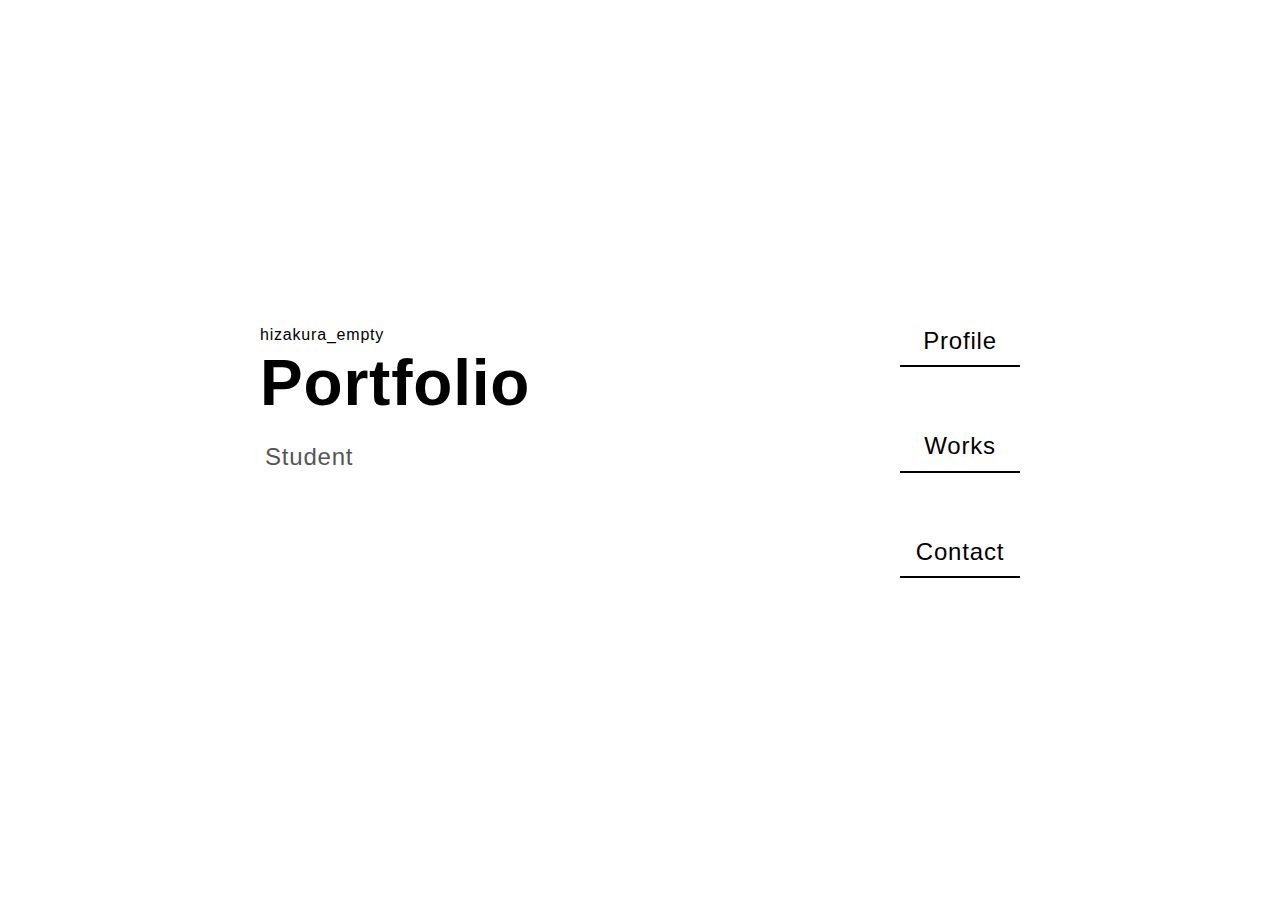
<file: index.html>
<!DOCTYPE html>
<html lang="ja">
<head>
    <meta charset="UTF-8">
    <meta name="viewport" content="width=device-width, initial-scale=1.0">
    <title>Portfolio | hizakura_empty</title>
    <link rel="stylesheet" href="css/style.css">
    <!-- Google Fonts for fallback or if user installs generic sans -->
    <link rel="preconnect" href="https://fonts.googleapis.com">
    <link rel="preconnect" href="https://fonts.gstatic.com" crossorigin>
    <link href="https://fonts.googleapis.com/css2?family=Noto+Sans+JP:wght@400;500;700&display=swap" rel="stylesheet">
    <link rel="icon" href="image/favicon.ico">
</head>
<body class="index-body">
    <div class="index-container">
        <main class="index-main">
            <p class="site-m.shimotani">hizakura_empty</p>
            <h1 class="site-title">Portfolio</h1>
            <p class="site-role">Student</p>
        </main>
        
        <nav class="index-nav">
            <ul>
                <li><a href="profile.html">Profile</a></li>
                <li><a href="works.html">Works</a></li>
                <li><a href="contact.html">Contact</a></li>
            </ul>
        </nav>
    </div>
</body>
</html>
</file>
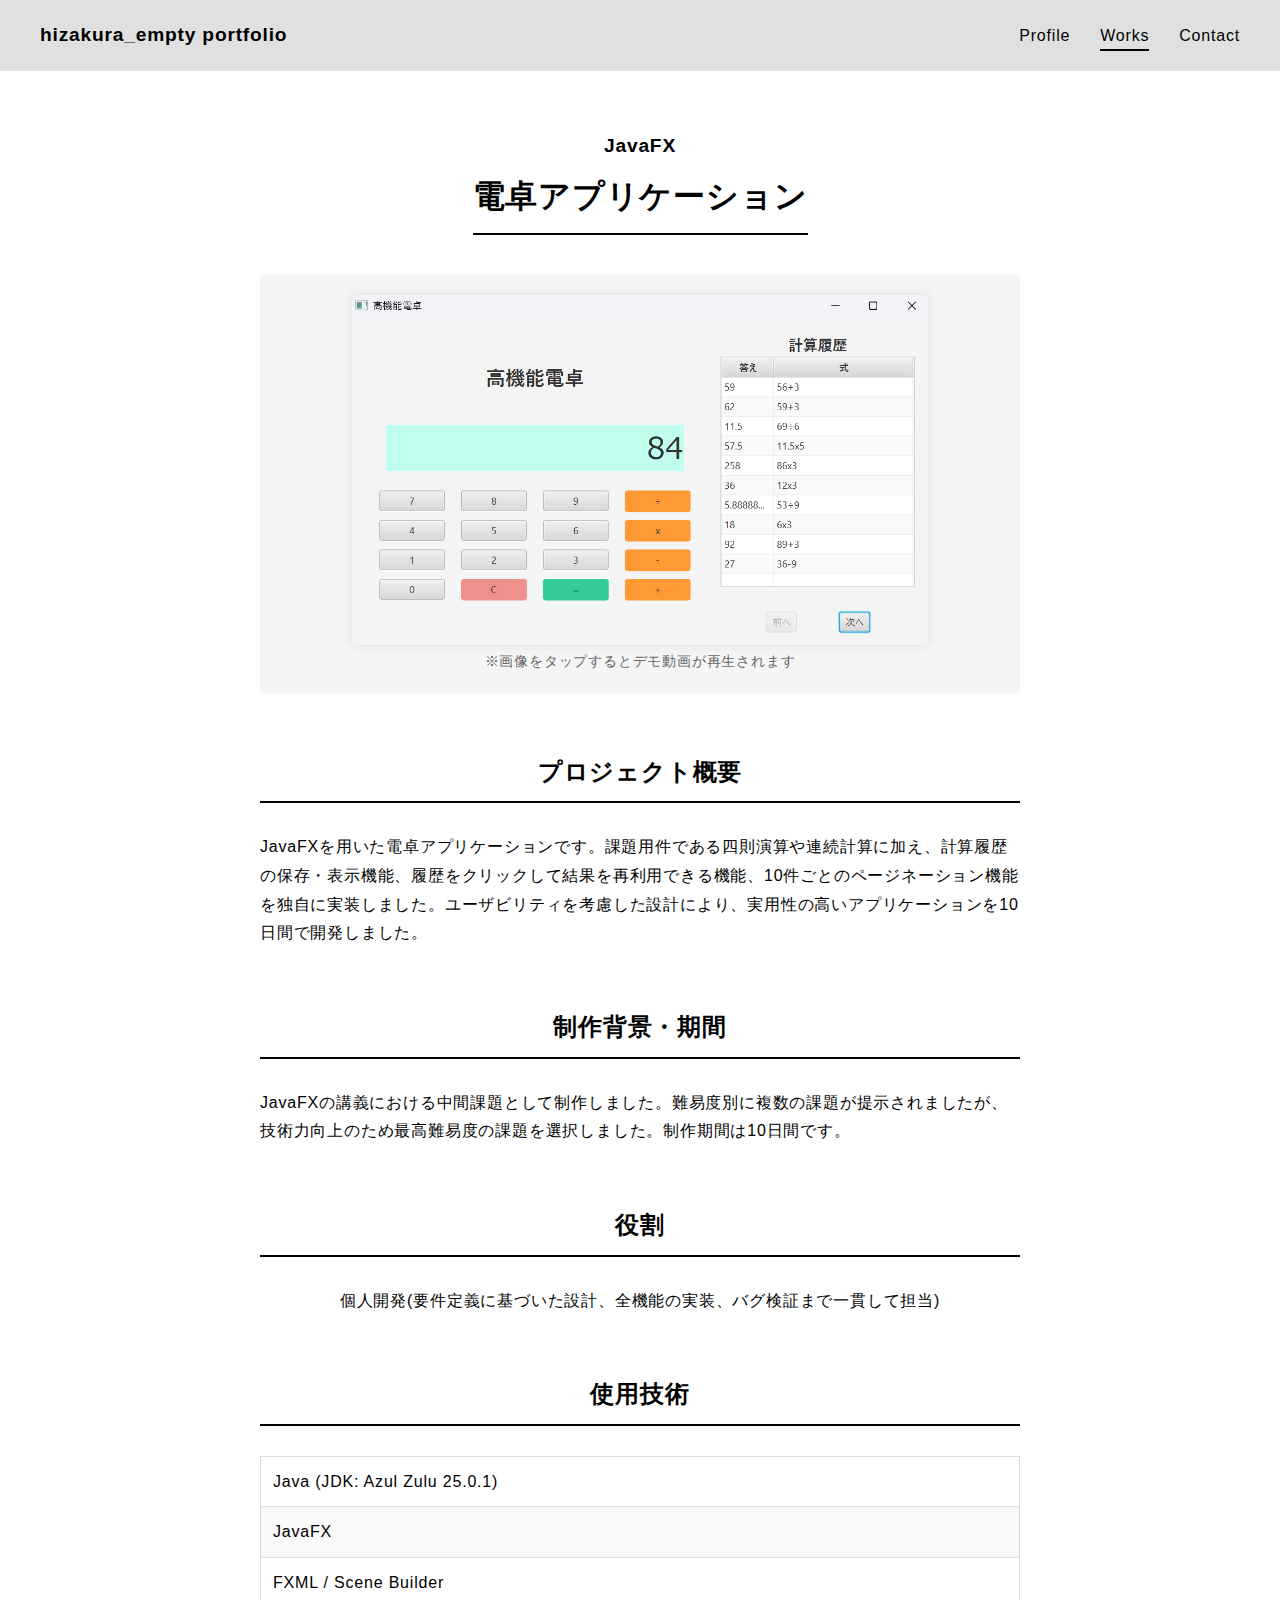
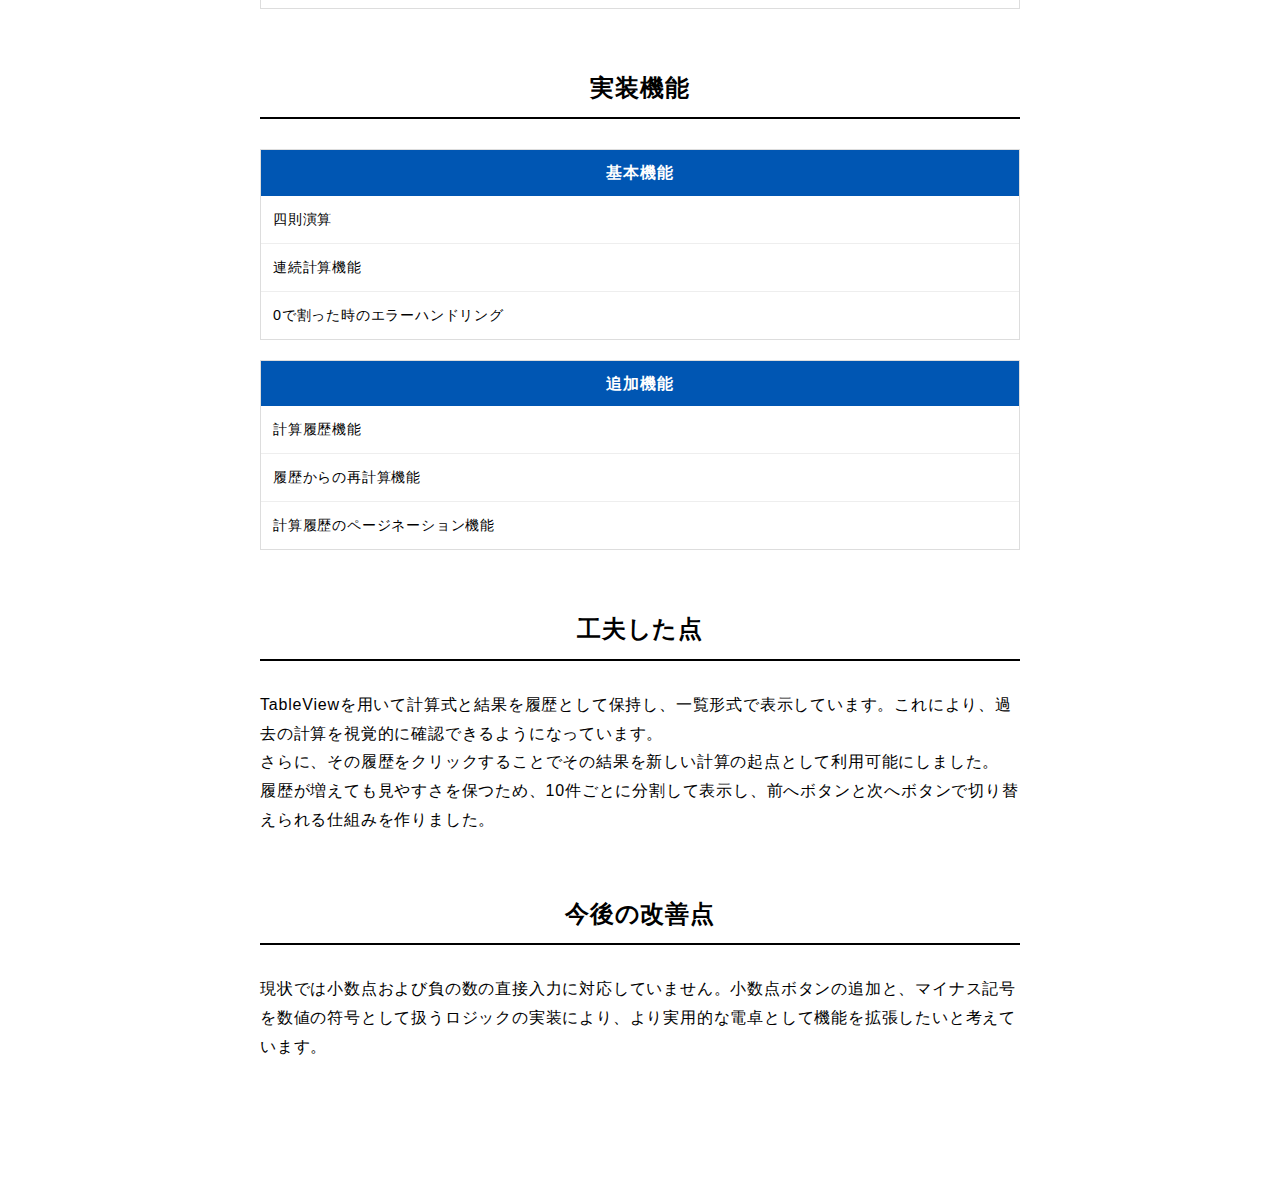
<file: calc.html>
<!DOCTYPE html>
<html lang="ja">
<head>
    <meta charset="UTF-8">
    <meta name="viewport" content="width=device-width, initial-scale=1.0">
    <title>電卓アプリケーション | Works</title>
    <link rel="stylesheet" href="css/style.css">
    <link rel="preconnect" href="https://fonts.googleapis.com">
    <link rel="preconnect" href="https://fonts.gstatic.com" crossorigin>
    <link href="https://fonts.googleapis.com/css2?family=Noto+Sans+JP:wght@400;500;700&display=swap" rel="stylesheet">
    <link rel="icon" href="image/favicon.ico">
</head>
<body>
    <header class="header">
        <div class="header-logo"><a href="index.html">hizakura_empty portfolio</a></div>
        <nav class="header-nav">
            <ul>
                <li><a href="profile.html">Profile</a></li>
                <li><a href="works.html" class="active">Works</a></li>
                <li><a href="contact.html">Contact</a></li>
            </ul>
        </nav>
    </header>

    <div class="page-container">
        
        <div class="detail-title-group">
            <p class="detail-subtitle">JavaFX</p>
            <h1 class="detail-main-title">電卓アプリケーション</h1>
        </div>

        <div class="detail-image-container">
            <img src="image/calc.png" alt="Calculator App Screen" class="clickable-image" onclick="openModal()">
            <p style="font-size: 0.9rem; color: #666; margin-top: 5px;">※画像をタップするとデモ動画が再生されます</p>
        </div>

        <!-- Project Overview -->
        <section class="detail-section">
            <h2 class="detail-section-title">プロジェクト概要</h2>
            <div class="detail-text">
                <p>JavaFXを用いた電卓アプリケーションです。課題用件である四則演算や連続計算に加え、計算履歴の保存・表示機能、履歴をクリックして結果を再利用できる機能、10件ごとのページネーション機能を独自に実装しました。ユーザビリティを考慮した設計により、実用性の高いアプリケーションを10日間で開発しました。</p>
            </div>
        </section>

        <!-- Background -->
        <section class="detail-section">
            <h2 class="detail-section-title">制作背景・期間</h2>
            <div class="detail-text">
                <p>JavaFXの講義における中間課題として制作しました。難易度別に複数の課題が提示されましたが、技術力向上のため最高難易度の課題を選択しました。制作期間は10日間です。</p>
            </div>
        </section>

        <!-- Role -->
        <section class="detail-section">
            <h2 class="detail-section-title">役割</h2>
            <div class="detail-text">
                <p style="text-align: center;">個人開発(要件定義に基づいた設計、全機能の実装、バグ検証まで一貫して担当)</p>
            </div>
        </section>

        <!-- Tech Stack -->
        <section class="detail-section">
            <h2 class="detail-section-title">使用技術</h2>
            <table class="tech-table">
                <tr>
                    <td>Java (JDK: Azul Zulu 25.0.1)</td>
                </tr>
                <tr>
                    <td>JavaFX</td>
                </tr>
                <tr>
                    <td>FXML / Scene Builder</td>
                </tr>
            </table>
        </section>

        <!-- Features -->
        <section class="detail-section">
            <h2 class="detail-section-title">実装機能</h2>
            
            <div class="feature-block">
                <div class="feature-header">基本機能</div>
                <div class="feature-list">
                    <div class="feature-list-item">四則演算</div>
                    <div class="feature-list-item">連続計算機能</div>
                    <div class="feature-list-item">0で割った時のエラーハンドリング</div>
                </div>
            </div>

            <div class="feature-block">
                <div class="feature-header">追加機能</div>
                <div class="feature-list">
                    <div class="feature-list-item">計算履歴機能</div>
                    <div class="feature-list-item">履歴からの再計算機能</div>
                    <div class="feature-list-item">計算履歴のページネーション機能</div>
                </div>
            </div>
        </section>

        <!-- Points -->
        <section class="detail-section">
            <h2 class="detail-section-title">工夫した点</h2>
            <div class="detail-text">
                <p>TableViewを用いて計算式と結果を履歴として保持し、一覧形式で表示しています。これにより、過去の計算を視覚的に確認できるようになっています。<br>さらに、その履歴をクリックすることでその結果を新しい計算の起点として利用可能にしました。<br>履歴が増えても見やすさを保つため、10件ごとに分割して表示し、前へボタンと次へボタンで切り替えられる仕組みを作りました。</p>
            </div>
        </section>
        
        <!-- Future Improvements -->
         <section class="detail-section">
            <h2 class="detail-section-title">今後の改善点</h2>
            <div class="detail-text">
                <p>現状では小数点および負の数の直接入力に対応していません。小数点ボタンの追加と、マイナス記号を数値の符号として扱うロジックの実装により、より実用的な電卓として機能を拡張したいと考えています。</p>
            </div>
        </section>

        <!-- Video Modal -->
        <div id="videoModal" class="video-modal" onclick="closeModal()">
            <span class="close-btn" onclick="closeModal()">&times;</span>
            <video class="video-content" id="demoVideo" controls onclick="event.stopPropagation()">
                <source src="image/calc.mp4" type="video/mp4">
                お使いのブラウザは動画タグに対応していません。
            </video>
        </div>

        <script>
            function openModal() {
                const modal = document.getElementById('videoModal');
                const video = document.getElementById('demoVideo');
                modal.classList.add('show');
                video.play();
            }

            function closeModal() {
                const modal = document.getElementById('videoModal');
                const video = document.getElementById('demoVideo');
                modal.classList.remove('show');
                video.pause();
                // video.currentTime = 0; // Optional: reset to start
            }
            
            // Close modal with Escape key
            document.addEventListener('keydown', function(event) {
                if (event.key === "Escape") {
                    closeModal();
                }
            });
        </script>

    </div>
</body>
</html>
</file>
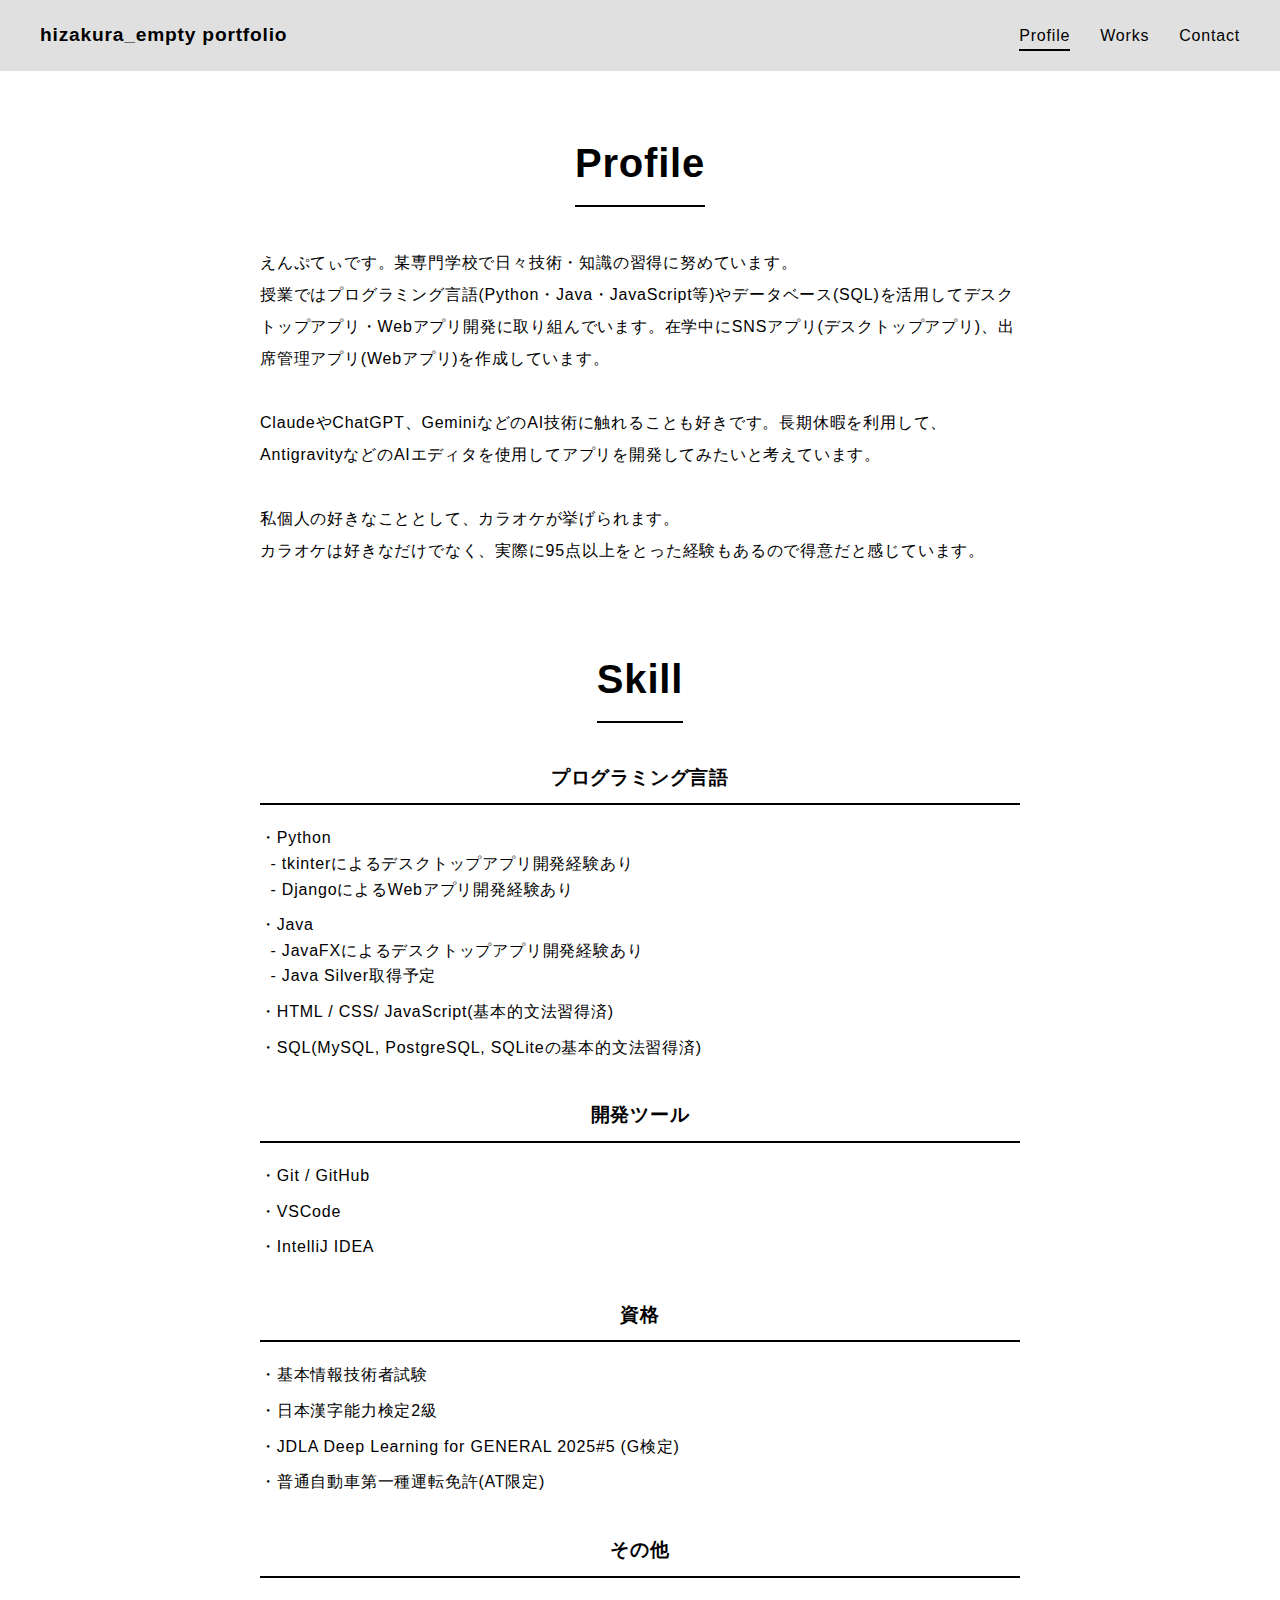
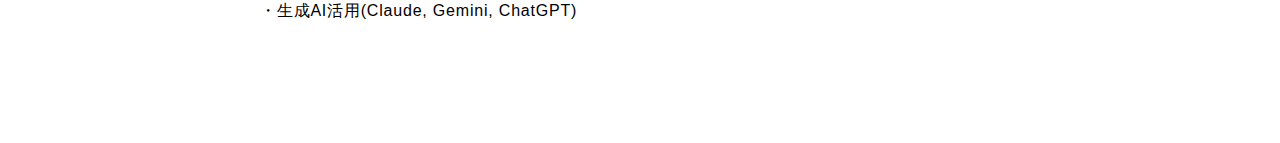
<file: profile.html>
<!DOCTYPE html>
<html lang="ja">
<head>
    <meta charset="UTF-8">
    <meta name="viewport" content="width=device-width, initial-scale=1.0">
    <title>Profile | hizakura_empty Portfolio</title>
    <link rel="stylesheet" href="css/style.css">
    <link rel="preconnect" href="https://fonts.googleapis.com">
    <link rel="preconnect" href="https://fonts.gstatic.com" crossorigin>
    <link href="https://fonts.googleapis.com/css2?family=Noto+Sans+JP:wght@400;500;700&display=swap" rel="stylesheet">
    <link rel="icon" href="image/favicon.ico">
</head>
<body>
    <!-- Header -->
    <header class="header">
        <div class="header-logo"><a href="index.html">hizakura_empty portfolio</a></div>
        <nav class="header-nav">
            <ul>
                <li><a href="profile.html" class="active">Profile</a></li>
                <li><a href="works.html">Works</a></li>
                <li><a href="contact.html">Contact</a></li>
            </ul>
        </nav>
    </header>

    <div class="page-container">
        <!-- Profile Section -->
        <h1 class="page-title"><span>Profile</span></h1>
        
        <div class="profile-intro">
            <p>えんぷてぃです。某専門学校で日々技術・知識の習得に努めています。</p>
            <p>授業ではプログラミング言語(Python・Java・JavaScript等)やデータベース(SQL)を活用してデスクトップアプリ・Webアプリ開発に取り組んでいます。在学中にSNSアプリ(デスクトップアプリ)、出席管理アプリ(Webアプリ)を作成しています。</p>
            <br>
            <p>ClaudeやChatGPT、GeminiなどのAI技術に触れることも好きです。長期休暇を利用して、AntigravityなどのAIエディタを使用してアプリを開発してみたいと考えています。</p>
            <br>
            <p>私個人の好きなこととして、カラオケが挙げられます。</p>
            <p>カラオケは好きなだけでなく、実際に95点以上をとった経験もあるので得意だと感じています。</p>
        </div>

        <!-- Skill Section -->
        <h1 class="page-title"><span>Skill</span></h1>
        
        <div class="skill-section">
            <div class="skill-category">
                <h3 class="skill-category-title">プログラミング言語</h3>
                <ul class="skill-list">
                    <li>・Python<br>&nbsp;&nbsp;- tkinterによるデスクトップアプリ開発経験あり<br>&nbsp;&nbsp;- DjangoによるWebアプリ開発経験あり</li>
                    <li>・Java<br>&nbsp;&nbsp;- JavaFXによるデスクトップアプリ開発経験あり<br>&nbsp;&nbsp;- Java Silver取得予定</li>
                    <li>・HTML / CSS/ JavaScript(基本的文法習得済)</li>
                    <li>・SQL(MySQL, PostgreSQL, SQLiteの基本的文法習得済)</li>
                </ul>
            </div>

            <div class="skill-category">
                <h3 class="skill-category-title">開発ツール</h3>
                <ul class="skill-list">
                    <li>・Git / GitHub</li>
                    <li>・VSCode</li>
                    <li>・IntelliJ IDEA</li>
                </ul>
            </div>

            <div class="skill-category">
                <h3 class="skill-category-title">資格</h3>
                <ul class="skill-list">
                    <li>・基本情報技術者試験</li>
                    <li>・日本漢字能力検定2級</li>
                    <li>・JDLA Deep Learning for GENERAL 2025#5 (G検定)</li>
                    <li>・普通自動車第一種運転免許(AT限定)</li>
                </ul>
            </div>

            <div class="skill-category">
                <h3 class="skill-category-title">その他</h3>
                <ul class="skill-list">
                    <li>・生成AI活用(Claude, Gemini, ChatGPT)</li>
                </ul>
            </div>
        </div>
    </div>
</body>
</html>
</file>
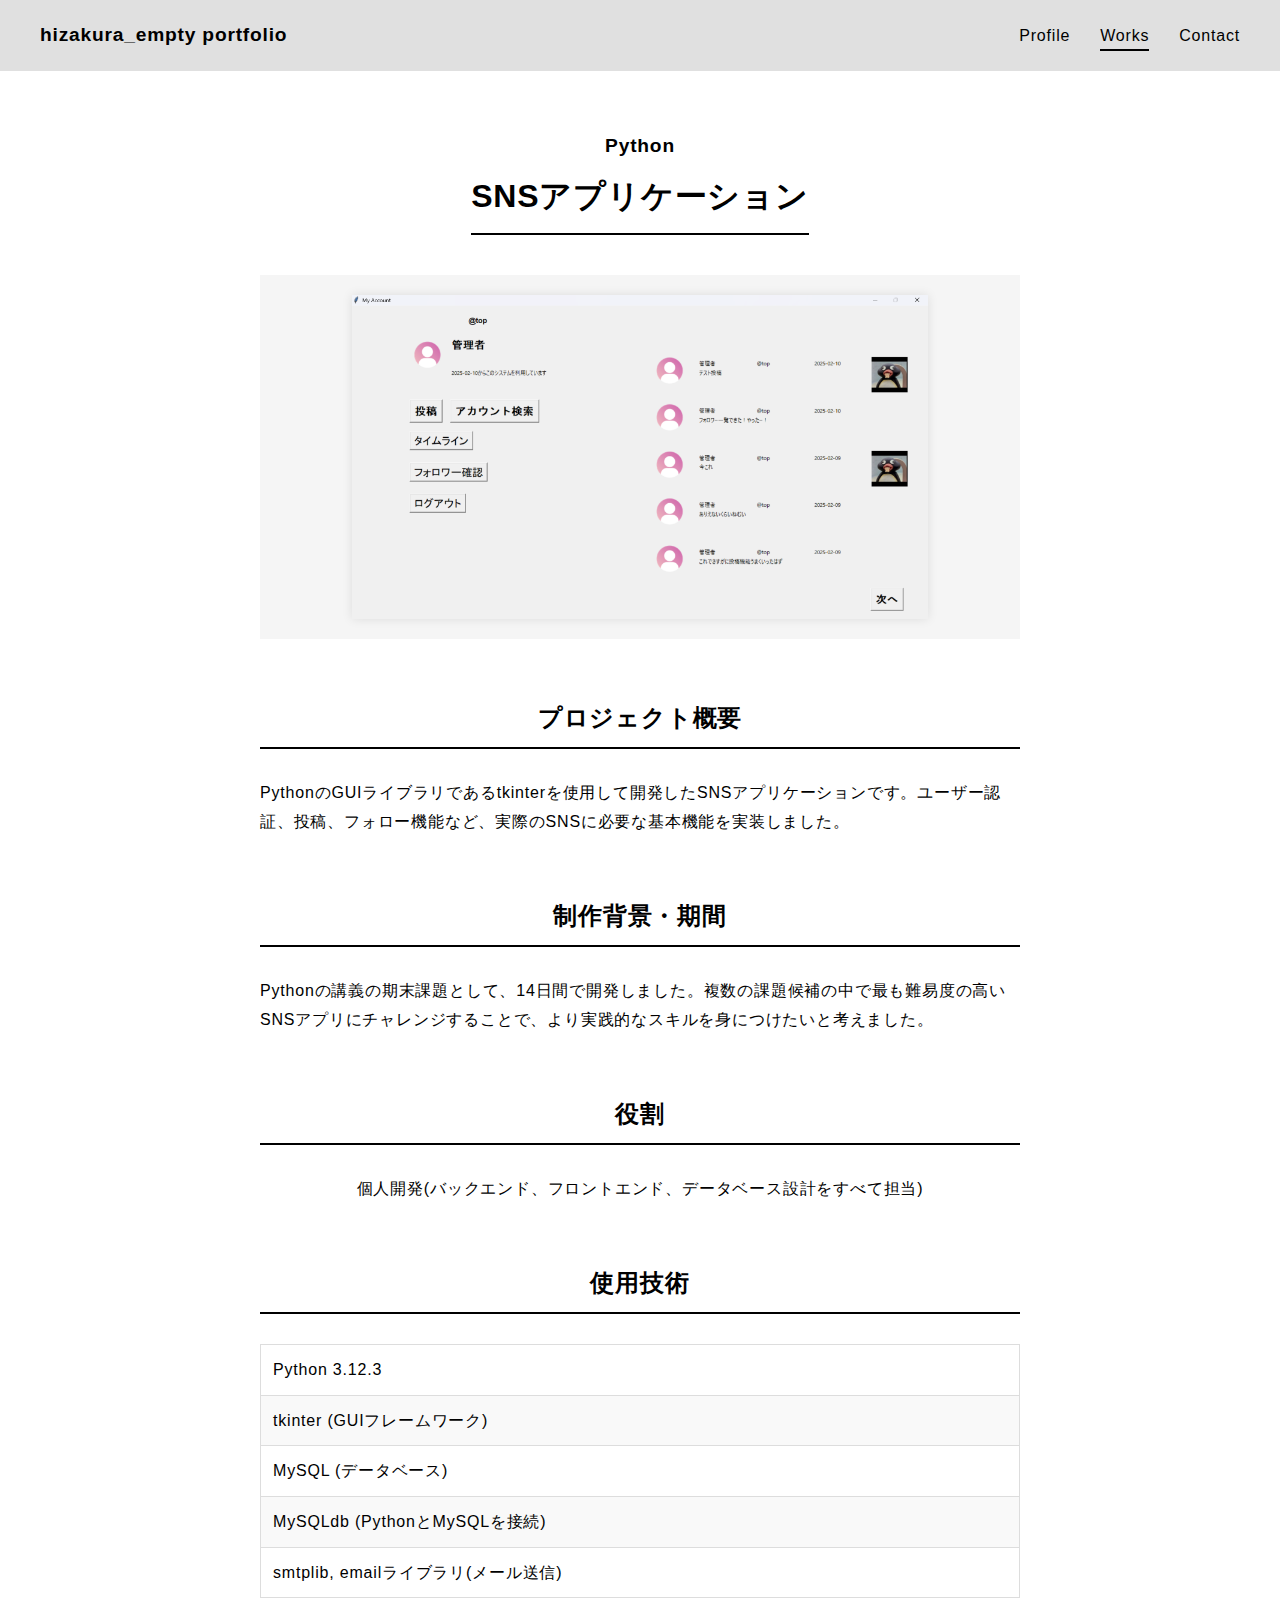
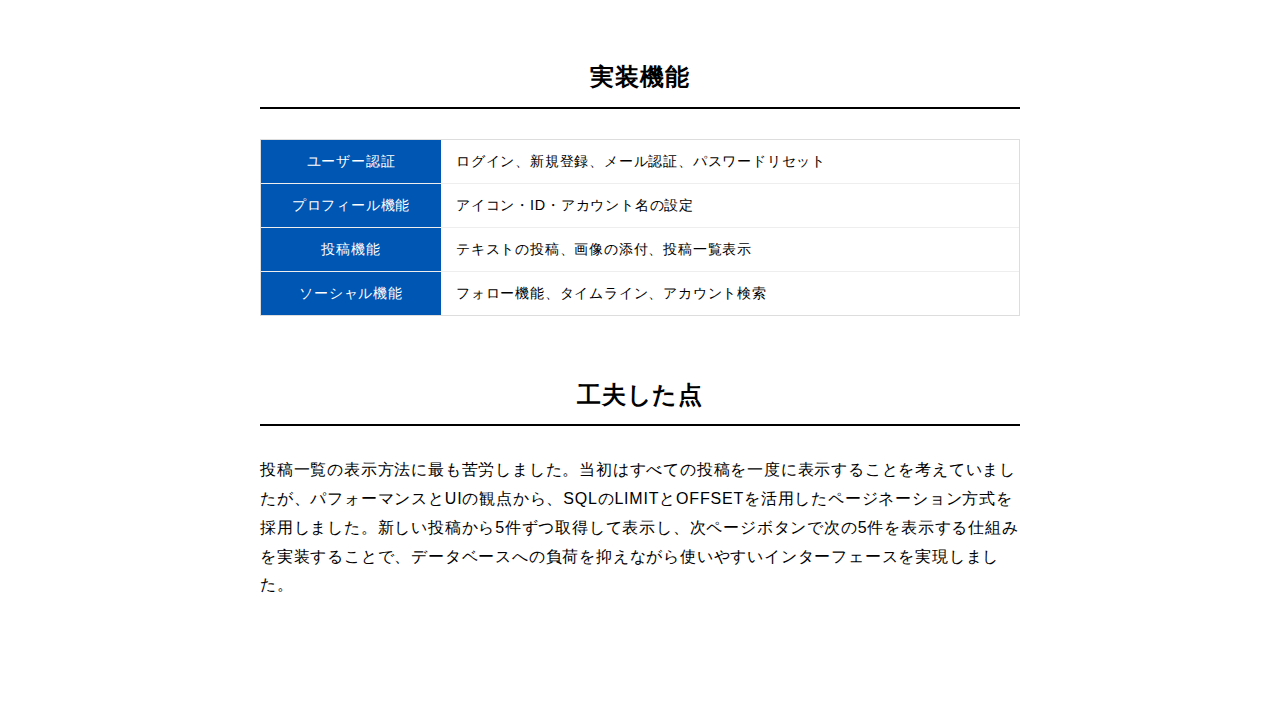
<file: sns.html>
<!DOCTYPE html>
<html lang="ja">
<head>
    <meta charset="UTF-8">
    <meta name="viewport" content="width=device-width, initial-scale=1.0">
    <title>SNSアプリケーション | Works</title>
    <link rel="stylesheet" href="css/style.css">
    <link rel="preconnect" href="https://fonts.googleapis.com">
    <link rel="preconnect" href="https://fonts.gstatic.com" crossorigin>
    <link href="https://fonts.googleapis.com/css2?family=Noto+Sans+JP:wght@400;500;700&display=swap" rel="stylesheet">
    <link rel="icon" href="image/favicon.ico">
</head>
<body>
    <header class="header">
        <div class="header-logo"><a href="index.html">hizakura_empty portfolio</a></div>
        <nav class="header-nav">
            <ul>
                <li><a href="profile.html">Profile</a></li>
                <li><a href="works.html" class="active">Works</a></li>
                <li><a href="contact.html">Contact</a></li>
            </ul>
        </nav>
    </header>

    <div class="page-container">
        
        <div class="detail-title-group">
            <p class="detail-subtitle">Python</p>
            <h1 class="detail-main-title">SNSアプリケーション</h1>
        </div>

        <div class="detail-image-container">
            <img src="image/sns.png" alt="SNS App Screen">
        </div>

        <!-- Project Overview -->
        <section class="detail-section">
            <h2 class="detail-section-title">プロジェクト概要</h2>
            <div class="detail-text">
                <p>PythonのGUIライブラリであるtkinterを使用して開発したSNSアプリケーションです。ユーザー認証、投稿、フォロー機能など、実際のSNSに必要な基本機能を実装しました。</p>
            </div>
        </section>

        <!-- Background -->
        <section class="detail-section">
            <h2 class="detail-section-title">制作背景・期間</h2>
            <div class="detail-text">
                <p>Pythonの講義の期末課題として、14日間で開発しました。複数の課題候補の中で最も難易度の高いSNSアプリにチャレンジすることで、より実践的なスキルを身につけたいと考えました。</p>
            </div>
        </section>

        <!-- Role -->
        <section class="detail-section">
            <h2 class="detail-section-title">役割</h2>
            <div class="detail-text">
                <p style="text-align: center;">個人開発(バックエンド、フロントエンド、データベース設計をすべて担当)</p>
            </div>
        </section>

        <!-- Tech Stack -->
        <section class="detail-section">
            <h2 class="detail-section-title">使用技術</h2>
            <table class="tech-table">
                <tr>
                    <td>Python 3.12.3</td>
                </tr>
                <tr>
                    <td>tkinter (GUIフレームワーク)</td>
                </tr>
                <tr>
                    <td>MySQL (データベース)</td>
                </tr>
                <tr>
                    <td>MySQLdb (PythonとMySQLを接続)</td>
                </tr>
                <tr>
                    <td>smtplib, emailライブラリ(メール送信)</td>
                </tr>
            </table>
        </section>

        <!-- Features -->
        <section class="detail-section">
            <h2 class="detail-section-title">実装機能</h2>
            
            <div class="feature-block">
                <div class="feature-row">
                    <div class="feature-label">ユーザー認証</div>
                    <div class="feature-content">ログイン、新規登録、メール認証、パスワードリセット</div>
                </div>
                <div class="feature-row">
                    <div class="feature-label">プロフィール機能</div>
                    <div class="feature-content">アイコン・ID・アカウント名の設定</div>
                </div>
                <div class="feature-row">
                    <div class="feature-label">投稿機能</div>
                    <div class="feature-content">テキストの投稿、画像の添付、投稿一覧表示</div>
                </div>
                <div class="feature-row">
                    <div class="feature-label">ソーシャル機能</div>
                    <div class="feature-content">フォロー機能、タイムライン、アカウント検索</div>
                </div>
            </div>
        </section>

        <!-- Points -->
        <section class="detail-section">
            <h2 class="detail-section-title">工夫した点</h2>
            <div class="detail-text">
                <p>投稿一覧の表示方法に最も苦労しました。当初はすべての投稿を一度に表示することを考えていましたが、パフォーマンスとUIの観点から、SQLのLIMITとOFFSETを活用したページネーション方式を採用しました。新しい投稿から5件ずつ取得して表示し、次ページボタンで次の5件を表示する仕組みを実装することで、データベースへの負荷を抑えながら使いやすいインターフェースを実現しました。</p>
            </div>
        </section>

    </div>
</body>
</html>
</file>
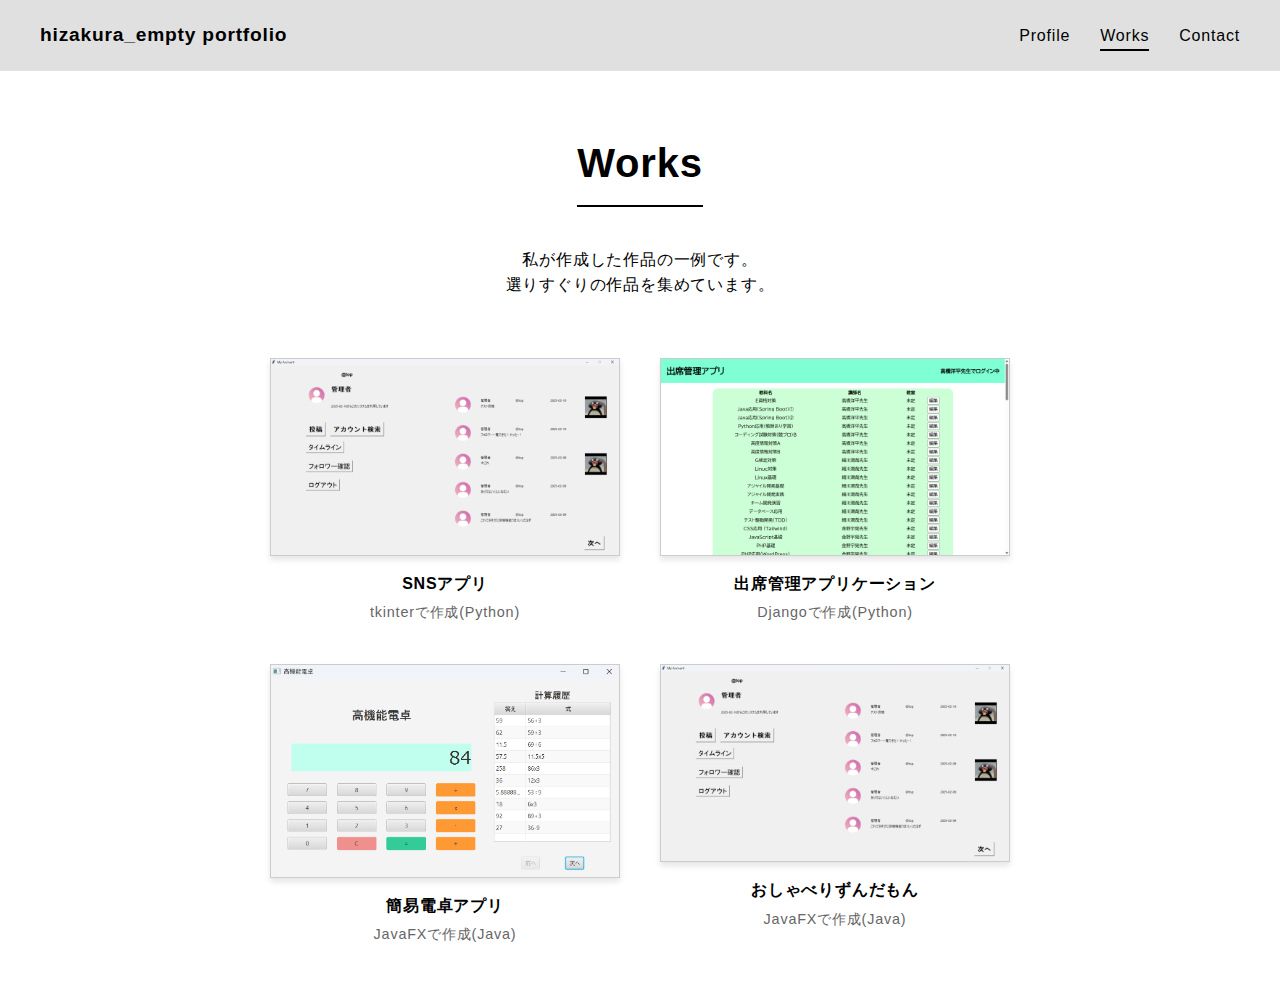
<file: works.html>
<!DOCTYPE html>
<html lang="ja">
<head>
    <meta charset="UTF-8">
    <meta name="viewport" content="width=device-width, initial-scale=1.0">
    <title>Works | hizakura_empty Portfolio</title>
    <link rel="stylesheet" href="css/style.css">
    <link rel="preconnect" href="https://fonts.googleapis.com">
    <link rel="preconnect" href="https://fonts.gstatic.com" crossorigin>
    <link href="https://fonts.googleapis.com/css2?family=Noto+Sans+JP:wght@400;500;700&display=swap" rel="stylesheet">
    <link rel="icon" href="image/favicon.ico">
</head>
<body>
    <header class="header">
        <div class="header-logo"><a href="index.html">hizakura_empty portfolio</a></div>
        <nav class="header-nav">
            <ul>
                <li><a href="profile.html">Profile</a></li>
                <li><a href="works.html" class="active">Works</a></li>
                <li><a href="contact.html">Contact</a></li>
            </ul>
        </nav>
    </header>

    <div class="page-container">
        <h1 class="page-title"><span>Works</span></h1>
        
        <div class="works-intro">
            <p>私が作成した作品の一例です。</p>
            <p>選りすぐりの作品を集めています。</p>
        </div>

        <div class="works-grid">
            <!-- SNS App -->
            <div class="work-item">
                <a href="sns.html">
                    <img src="image/sns.png" alt="SNSアプリ" class="work-image">
                    <p class="work-title">SNSアプリ</p>
                    <p class="work-desc">tkinterで作成(Python)</p>
                </a>
            </div>

            <!-- Attendance App -->
            <div class="work-item">
                <a href="django.html">
                    <img src="image/django.png" alt="出席管理アプリケーション" class="work-image">
                    <p class="work-title">出席管理アプリケーション</p>
                    <p class="work-desc">Djangoで作成(Python)</p>
                </a>
            </div>

            <!-- Calculator App -->
            <div class="work-item">
                <a href="calc.html">
                    <img src="image/calc.png" alt="簡易電卓アプリ" class="work-image">
                    <p class="work-title">簡易電卓アプリ</p>
                    <p class="work-desc">JavaFXで作成(Java)</p>
                </a>
            </div>

            <!-- Zundamon Chat App -->
            <div class="work-item">
                <a href="zundamon.html">
                    <img src="image/sns.png" alt="おしゃべりずんだもん" class="work-image">
                    <p class="work-title">おしゃべりずんだもん</p>
                    <p class="work-desc">JavaFXで作成(Java)</p>
                </a>
            </div>
        </div>
    </div>
</body>
</html>
</file>
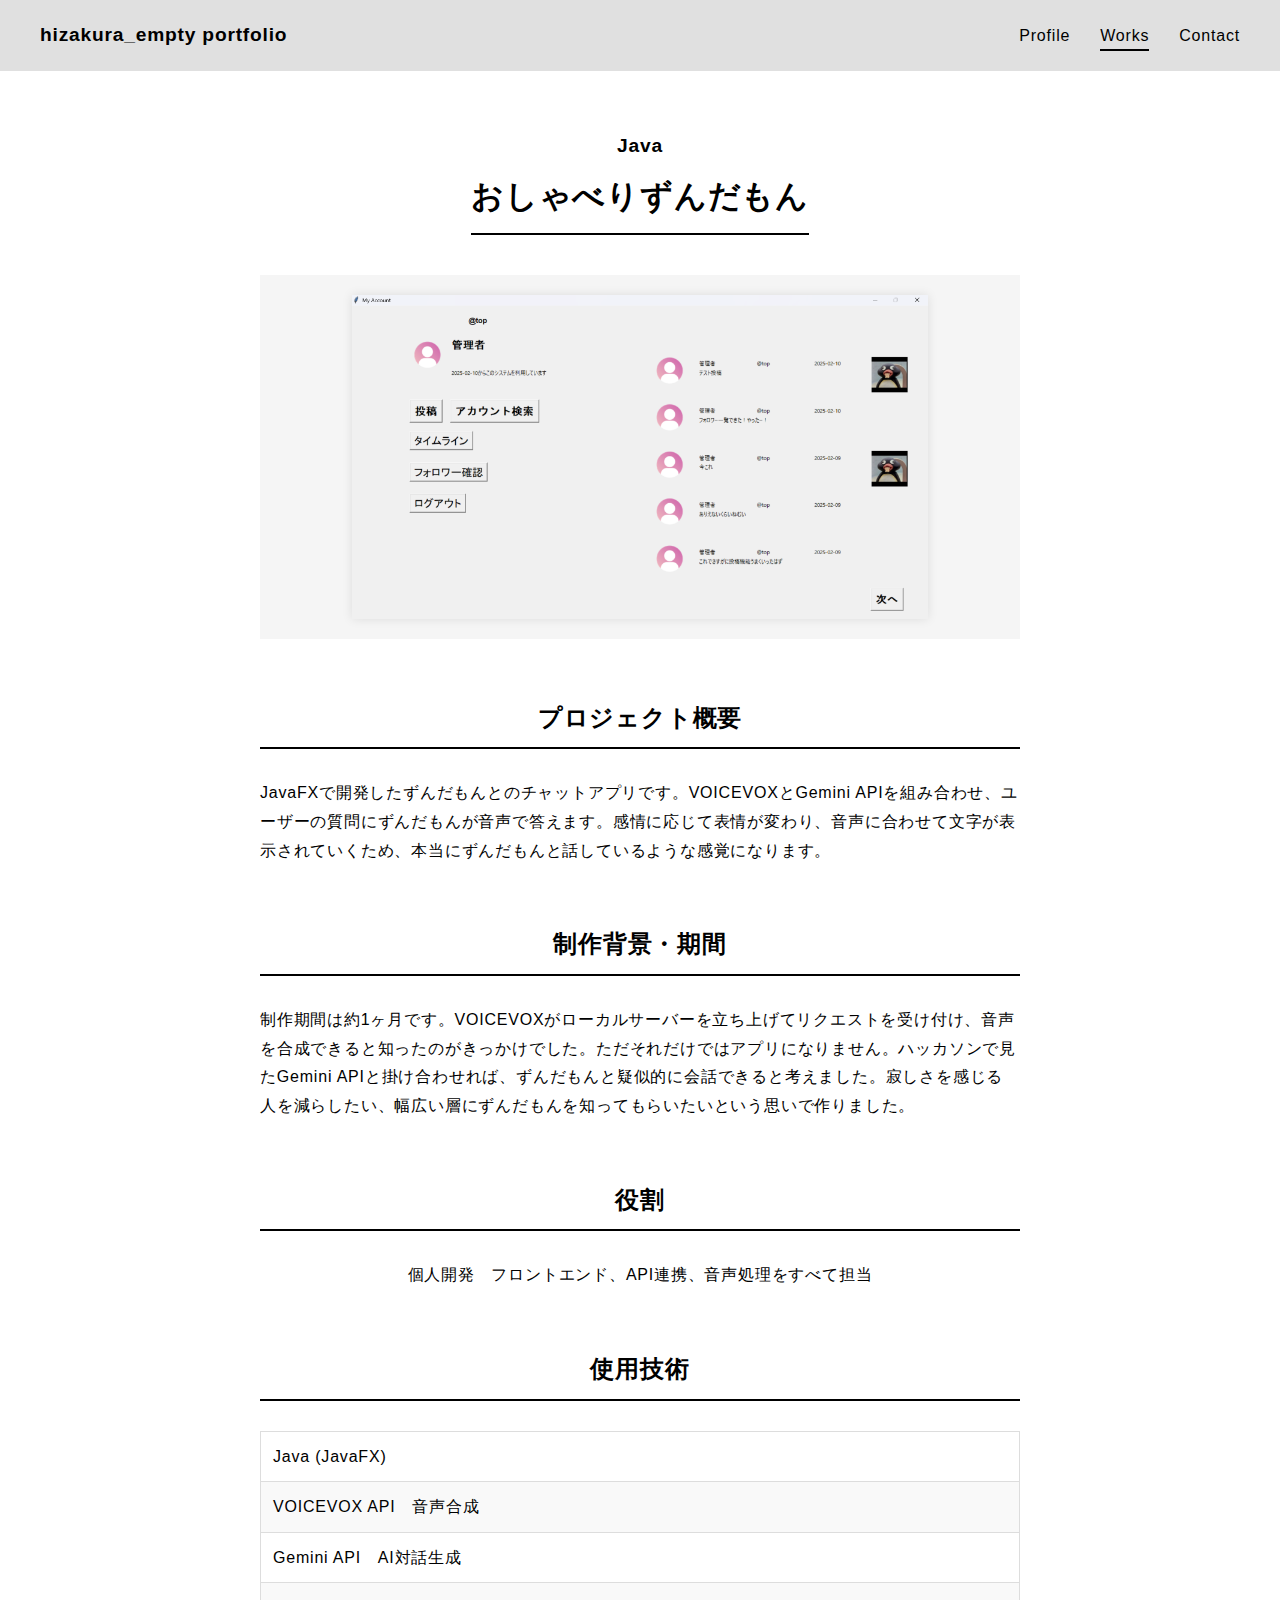
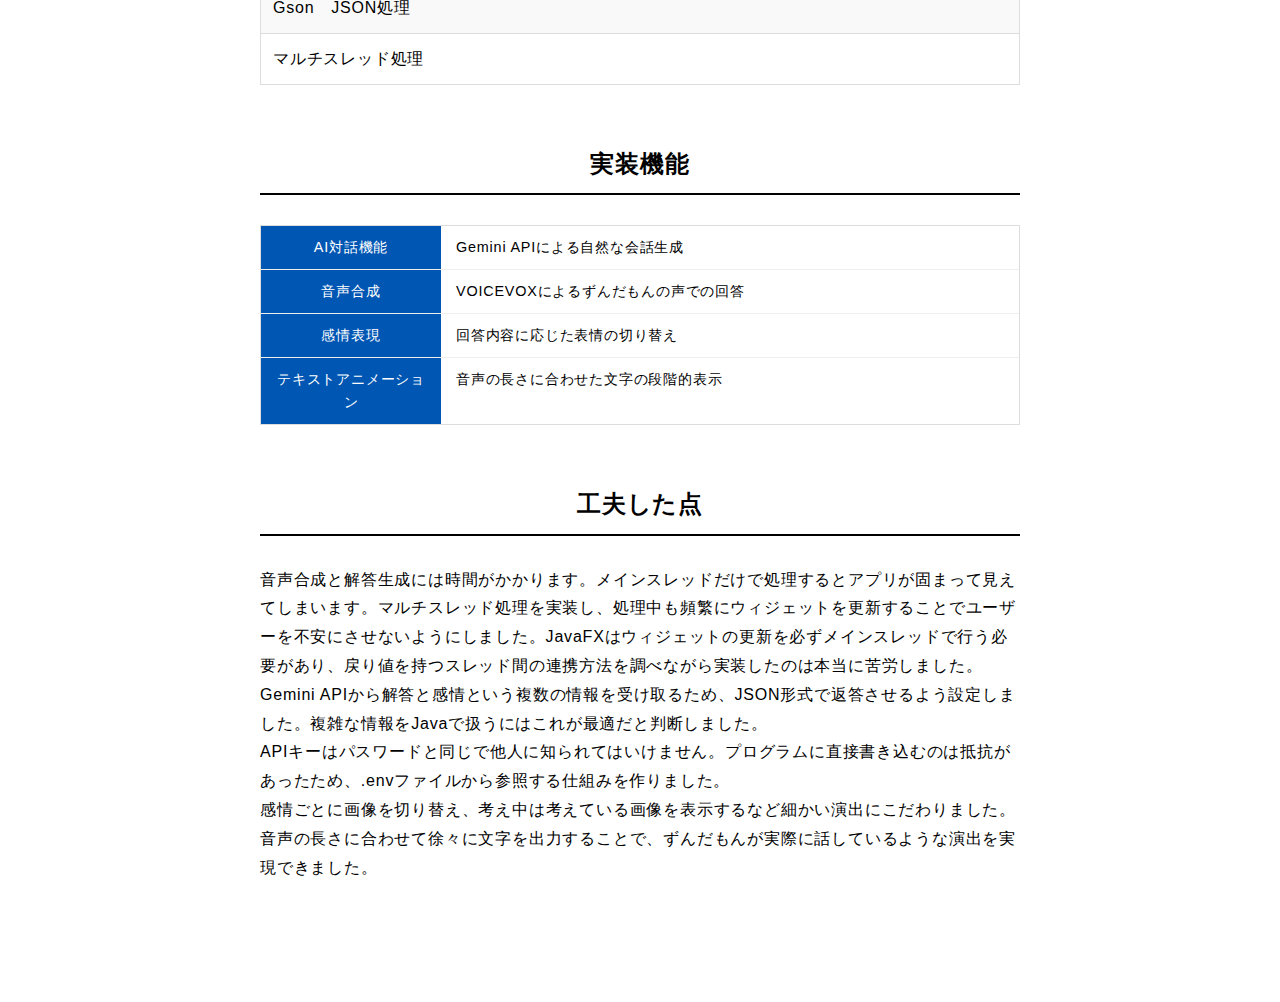
<file: zundamon.html>
<!DOCTYPE html>
<html lang="ja">
<head>
    <meta charset="UTF-8">
    <meta name="viewport" content="width=device-width, initial-scale=1.0">
    <title>おしゃべりずんだもん | Works</title>
    <link rel="stylesheet" href="css/style.css">
    <link rel="preconnect" href="https://fonts.googleapis.com">
    <link rel="preconnect" href="https://fonts.gstatic.com" crossorigin>
    <link href="https://fonts.googleapis.com/css2?family=Noto+Sans+JP:wght@400;500;700&display=swap" rel="stylesheet">
    <link rel="icon" href="image/favicon.ico">
</head>
<body>
    <header class="header">
        <div class="header-logo"><a href="index.html">hizakura_empty portfolio</a></div>
        <nav class="header-nav">
            <ul>
                <li><a href="profile.html">Profile</a></li>
                <li><a href="works.html" class="active">Works</a></li>
                <li><a href="contact.html">Contact</a></li>
            </ul>
        </nav>
    </header>

    <div class="page-container">
        
        <div class="detail-title-group">
            <p class="detail-subtitle">Java</p>
            <h1 class="detail-main-title">おしゃべりずんだもん</h1>
        </div>

        <div class="detail-image-container">
            <img src="image/sns.png" alt="おしゃべりずんだもん Screen">
        </div>

        <!-- Project Overview -->
        <section class="detail-section">
            <h2 class="detail-section-title">プロジェクト概要</h2>
            <div class="detail-text">
                <p>JavaFXで開発したずんだもんとのチャットアプリです。VOICEVOXとGemini APIを組み合わせ、ユーザーの質問にずんだもんが音声で答えます。感情に応じて表情が変わり、音声に合わせて文字が表示されていくため、本当にずんだもんと話しているような感覚になります。</p>
            </div>
        </section>

        <!-- Background -->
        <section class="detail-section">
            <h2 class="detail-section-title">制作背景・期間</h2>
            <div class="detail-text">
                <p>制作期間は約1ヶ月です。VOICEVOXがローカルサーバーを立ち上げてリクエストを受け付け、音声を合成できると知ったのがきっかけでした。ただそれだけではアプリになりません。ハッカソンで見たGemini APIと掛け合わせれば、ずんだもんと疑似的に会話できると考えました。寂しさを感じる人を減らしたい、幅広い層にずんだもんを知ってもらいたいという思いで作りました。</p>
            </div>
        </section>

        <!-- Role -->
        <section class="detail-section">
            <h2 class="detail-section-title">役割</h2>
            <div class="detail-text">
                <p style="text-align: center;">個人開発　フロントエンド、API連携、音声処理をすべて担当</p>
            </div>
        </section>

        <!-- Tech Stack -->
        <section class="detail-section">
            <h2 class="detail-section-title">使用技術</h2>
            <table class="tech-table">
                <tr>
                    <td>Java (JavaFX)</td>
                </tr>
                <tr>
                    <td>VOICEVOX API　音声合成</td>
                </tr>
                <tr>
                    <td>Gemini API　AI対話生成</td>
                </tr>
                <tr>
                    <td>Gson　JSON処理</td>
                </tr>
                <tr>
                    <td>マルチスレッド処理</td>
                </tr>
            </table>
        </section>

        <!-- Features -->
        <section class="detail-section">
            <h2 class="detail-section-title">実装機能</h2>
            
            <div class="feature-block">
                <div class="feature-row">
                    <div class="feature-label">AI対話機能</div>
                    <div class="feature-content">Gemini APIによる自然な会話生成</div>
                </div>
                <div class="feature-row">
                    <div class="feature-label">音声合成</div>
                    <div class="feature-content">VOICEVOXによるずんだもんの声での回答</div>
                </div>
                <div class="feature-row">
                    <div class="feature-label">感情表現</div>
                    <div class="feature-content">回答内容に応じた表情の切り替え</div>
                </div>
                <div class="feature-row">
                    <div class="feature-label">テキストアニメーション</div>
                    <div class="feature-content">音声の長さに合わせた文字の段階的表示</div>
                </div>
            </div>
        </section>

        <!-- Points -->
        <section class="detail-section">
            <h2 class="detail-section-title">工夫した点</h2>
            <div class="detail-text">
                <p>音声合成と解答生成には時間がかかります。メインスレッドだけで処理するとアプリが固まって見えてしまいます。マルチスレッド処理を実装し、処理中も頻繁にウィジェットを更新することでユーザーを不安にさせないようにしました。JavaFXはウィジェットの更新を必ずメインスレッドで行う必要があり、戻り値を持つスレッド間の連携方法を調べながら実装したのは本当に苦労しました。</p>
                <p>Gemini APIから解答と感情という複数の情報を受け取るため、JSON形式で返答させるよう設定しました。複雑な情報をJavaで扱うにはこれが最適だと判断しました。</p>
                <p>APIキーはパスワードと同じで他人に知られてはいけません。プログラムに直接書き込むのは抵抗があったため、.envファイルから参照する仕組みを作りました。</p>
                <p>感情ごとに画像を切り替え、考え中は考えている画像を表示するなど細かい演出にこだわりました。音声の長さに合わせて徐々に文字を出力することで、ずんだもんが実際に話しているような演出を実現できました。</p>
            </div>
        </section>

    </div>
</body>
</html>
</file>
<file: css/style.css>
@charset "UTF-8";

/* Font Settings */
@font-face {
    font-family: 'FORM UDPGothic';
    src: local('FORM UDPCOGothic'), local('FORM UDPCO Gothic'), local('UDPGothic');
    /* Note: If this is a web font, the URL needs to be specified. 
       Currently setting it to try local installed font or fallback. */
}

:root {
    --font-main: 'FORM UDPGothic', 'Hiragino Kaku Gothic ProN', 'Hiragino Sans', Meiryo, sans-serif;
    --color-text: #000;
    --color-bg: #fff;
    --width-content: 1000px;
}

/* Reset & Base */
*, *::before, *::after {
    box-sizing: border-box;
    margin: 0;
    padding: 0;
}

body {
    font-family: var(--font-main);
    color: var(--color-text);
    background-color: var(--color-bg);
    line-height: 1.6;
    letter-spacing: 0.05em;
    -webkit-font-smoothing: antialiased;
}

a {
    text-decoration: none;
    color: inherit;
    transition: opacity 0.3s ease;
}

a:hover {
    opacity: 0.7;
}

img {
    max-width: 100%;
    height: auto;
    vertical-align: bottom;
}

/* Utility */
.container {
    max-width: var(--width-content);
    margin: 0 auto;
    padding: 0 20px;
}

.section-title {
    font-size: 2rem;
    text-align: center;
    margin-bottom: 2rem;
    border-bottom: 2px solid #000;
    display: inline-block;
    padding-bottom: 0.5rem;
}

/* Header (for sub-pages) */
.header {
    display: flex;
    justify-content: space-between;
    align-items: center;
    padding: 20px 40px;
    background-color: #e0e0e0; /* Gray header background as seen in images */
}

.header-logo {
    font-size: 1.2rem;
    font-weight: bold;
}

.header-nav ul {
    display: flex;
    gap: 30px;
    list-style: none;
}

.header-nav a {
    font-weight: 500;
    padding-bottom: 5px;
    border-bottom: 2px solid transparent;
}

.header-nav a:hover,
.header-nav a.active {
    border-bottom-color: #000;
}

/* Index Page Specifics */
.index-body {
    height: 100vh;
    display: flex;
    align-items: center;
    justify-content: center;
}

.index-container {
    display: flex;
    justify-content: space-between;
    width: 100%;
    max-width: 800px; /* Adjust based on design spacing */
    padding: 0 20px;
}

.index-main {
    text-align: left;
}

.site-namespace {
    font-size: 1.2rem;
    margin-bottom: 10px;
    font-weight: bold;
}

.site-title {
    font-size: 4rem;
    font-weight: bold;
    margin-bottom: 20px;
    line-height: 1.1;
}

.site-role {
    font-size: 1.5rem;
    color: #555;
    margin-left: 5px;
}

.index-nav ul {
    display: flex;
    flex-direction: column;
    align-items: flex-end; /* Align right side */
    gap: 60px; /* Spacing between links */
    list-style: none;
}

.index-nav a {
    font-size: 1.5rem;
    border-bottom: 2px solid #000;
    padding-bottom: 5px;
    display: inline-block;
    width: 120px; /* Fixed width for alignment line */
    text-align: center;
}

/* Page Common (Profile, Works, Contact) */
.page-container {
    padding: 60px 20px;
    max-width: 800px; /* Adjust for readable width */
    margin: 0 auto;
}

.page-title {
    text-align: center;
    font-size: 2.5rem;
    margin-bottom: 40px;
}

.page-title span {
    border-bottom: 2px solid #000;
    padding-bottom: 10px;
    display: inline-block;
}

/* Profile Specific */
.profile-intro {
    margin-bottom: 80px;
    line-height: 2;
    text-align: left;
}

.skill-section {
    margin-bottom: 60px;
}

.skill-category {
    margin-bottom: 40px;
}

.skill-category-title {
    font-size: 1.2rem;
    font-weight: bold;
    text-align: center;
    border-bottom: 2px solid #000;
    padding-bottom: 10px;
    margin-bottom: 20px;
}

.skill-list {
    list-style: none;
    padding-left: 0;
}

.skill-list li {
    margin-bottom: 10px;
}

/* Works Specific */
.works-intro {
    text-align: center;
    margin-bottom: 60px;
}

.works-grid {
    display: flex;
    flex-wrap: wrap;
    gap: 40px;
    justify-content: center;
}

.work-item {
    width: 100%;
    max-width: 350px; /* Adjust based on 2 column layout */
    text-align: center;
}

.work-image {
    width: 100%;
    height: auto;
    border: 1px solid #ccc;
    margin-bottom: 15px;
    box-shadow: 0 4px 6px rgba(0,0,0,0.1);
}

.work-title {
    font-weight: bold;
    margin-bottom: 5px;
}

.work-desc {
    font-size: 0.9rem;
    color: #666;
}

/* Detail Page Specifics (SNS, Django) */
.detail-title-group {
    text-align: center;
    margin-bottom: 40px;
}

.detail-subtitle {
    font-size: 1.2rem;
    font-weight: bold;
    margin-bottom: 10px;
}

.detail-main-title {
    font-size: 2rem;
    font-weight: bold;
    border-bottom: 2px solid #000;
    display: inline-block;
    padding-bottom: 10px;
}

.detail-image-container {
    text-align: center;
    margin-bottom: 60px;
    background-color: #f5f5f5; /* Light gray background context if needed, or just white */
    padding: 20px;
}

.detail-image-container img {
    box-shadow: 0 0 10px rgba(0,0,0,0.1);
    max-width: 80%;
}

.detail-section {
    margin-bottom: 60px;
}

.detail-section-title {
    text-align: center;
    font-size: 1.5rem;
    font-weight: bold;
    border-bottom: 2px solid #000;
    margin-bottom: 30px;
    padding-bottom: 10px;
}

.detail-text {
    line-height: 1.8;
    text-align: left;
}

/* Tech Table */
.tech-table {
    width: 100%;
    border-collapse: collapse;
    margin-bottom: 20px;
}

.tech-table th, .tech-table td {
    border: 1px solid #ddd;
    padding: 12px;
    text-align: left;
}

.tech-table tr:nth-child(even) {
    background-color: #f9f9f9;
}

/* Feature Blocks */
.feature-block {
    margin-bottom: 20px;
    border: 1px solid #ddd;
}

.feature-header {
    background-color: #0056b3; /* Blue color from design */
    color: white;
    padding: 10px;
    text-align: center;
    font-weight: bold;
}

.feature-body {
    padding: 15px;
    display: flex;
    justify-content: space-between;
    align-items: center;
}

.feature-row {
    display: flex;
    border-bottom: 1px solid #eee;
}

.feature-row:last-child {
    border-bottom: none;
}

.feature-label {
    background-color: #0056b3;
    color: white;
    width: 180px;
    padding: 10px;
    font-size: 0.9rem;
    text-align: center;
    display: flex;
    align-items: center;
    justify-content: center;
}

.feature-content {
    padding: 10px 15px;
    flex: 1;
    font-size: 0.9rem;
}

/* Ingenuity Section sub-items */
.ingenuity-item {
    margin-bottom: 40px;
}

.ingenuity-title {
    font-weight: bold;
    font-size: 1.1rem;
    margin-bottom: 10px;
    text-align: center;
}

/* Feature List (Simple List) */
.feature-list {
    background-color: #fff;
}

.feature-list-item {
    padding: 12px;
    border-bottom: 1px solid #eee;
    font-size: 0.9rem;
}

.feature-list-item:last-child {
    border-bottom: none;
}


/* Video Modal */
.video-modal {
    display: none; /* Hidden by default */
    position: fixed;
    z-index: 1000;
    left: 0;
    top: 0;
    width: 100%;
    height: 100%;
    overflow: auto;
    background-color: rgba(0, 0, 0, 0.8);
    align-items: center;
    justify-content: center;
}

.video-modal.show {
    display: flex;
}

.video-content {
    max-width: 90%;
    max-height: 90%;
    box-shadow: 0 0 20px rgba(0,0,0,0.5);
}

.close-btn {
    position: absolute;
    top: 20px;
    right: 30px;
    color: #f1f1f1;
    font-size: 40px;
    font-weight: bold;
    cursor: pointer;
    transition: 0.3s;
    z-index: 1001;
}

.close-btn:hover,
.close-btn:focus {
    color: #bbb;
    text-decoration: none;
    cursor: pointer;
}

.clickable-image {
    cursor: pointer;
    transition: transform 0.2s;
}

.clickable-image:hover {
    transform: scale(1.02);
}
</file>
